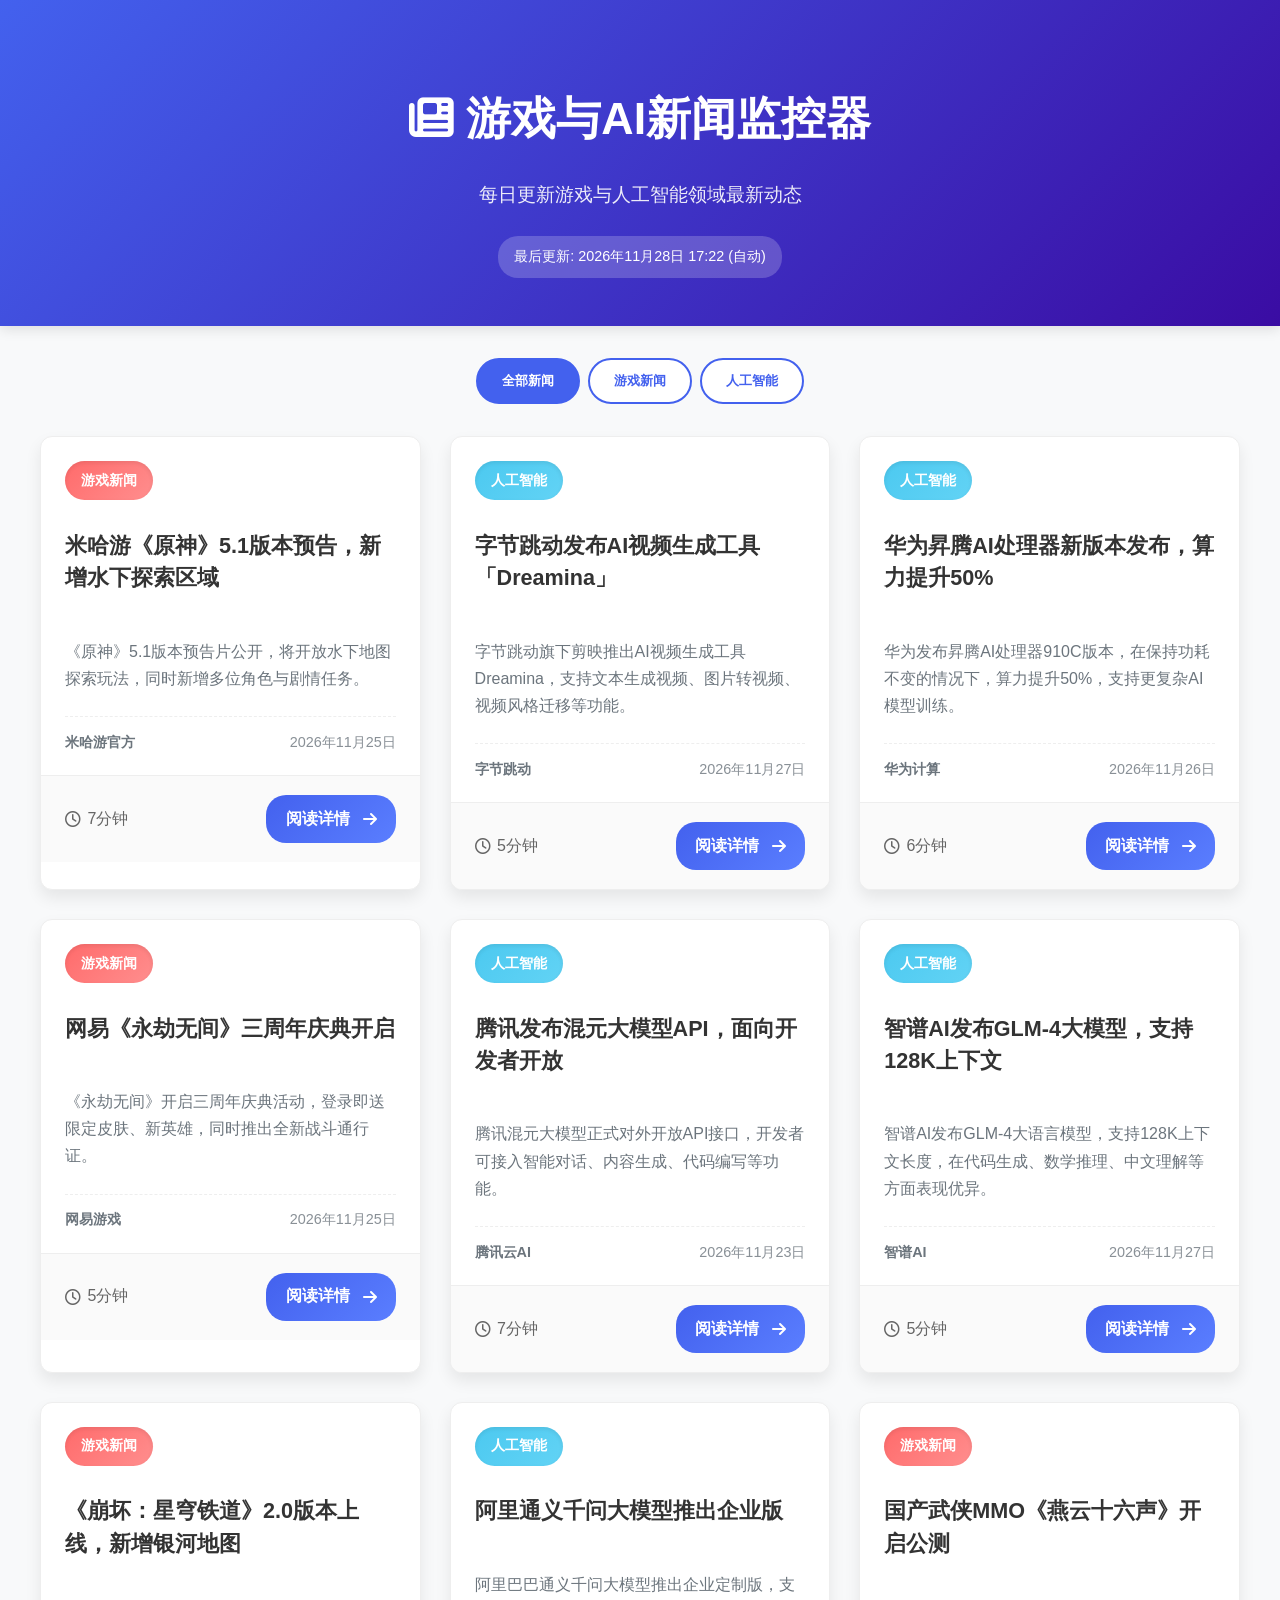
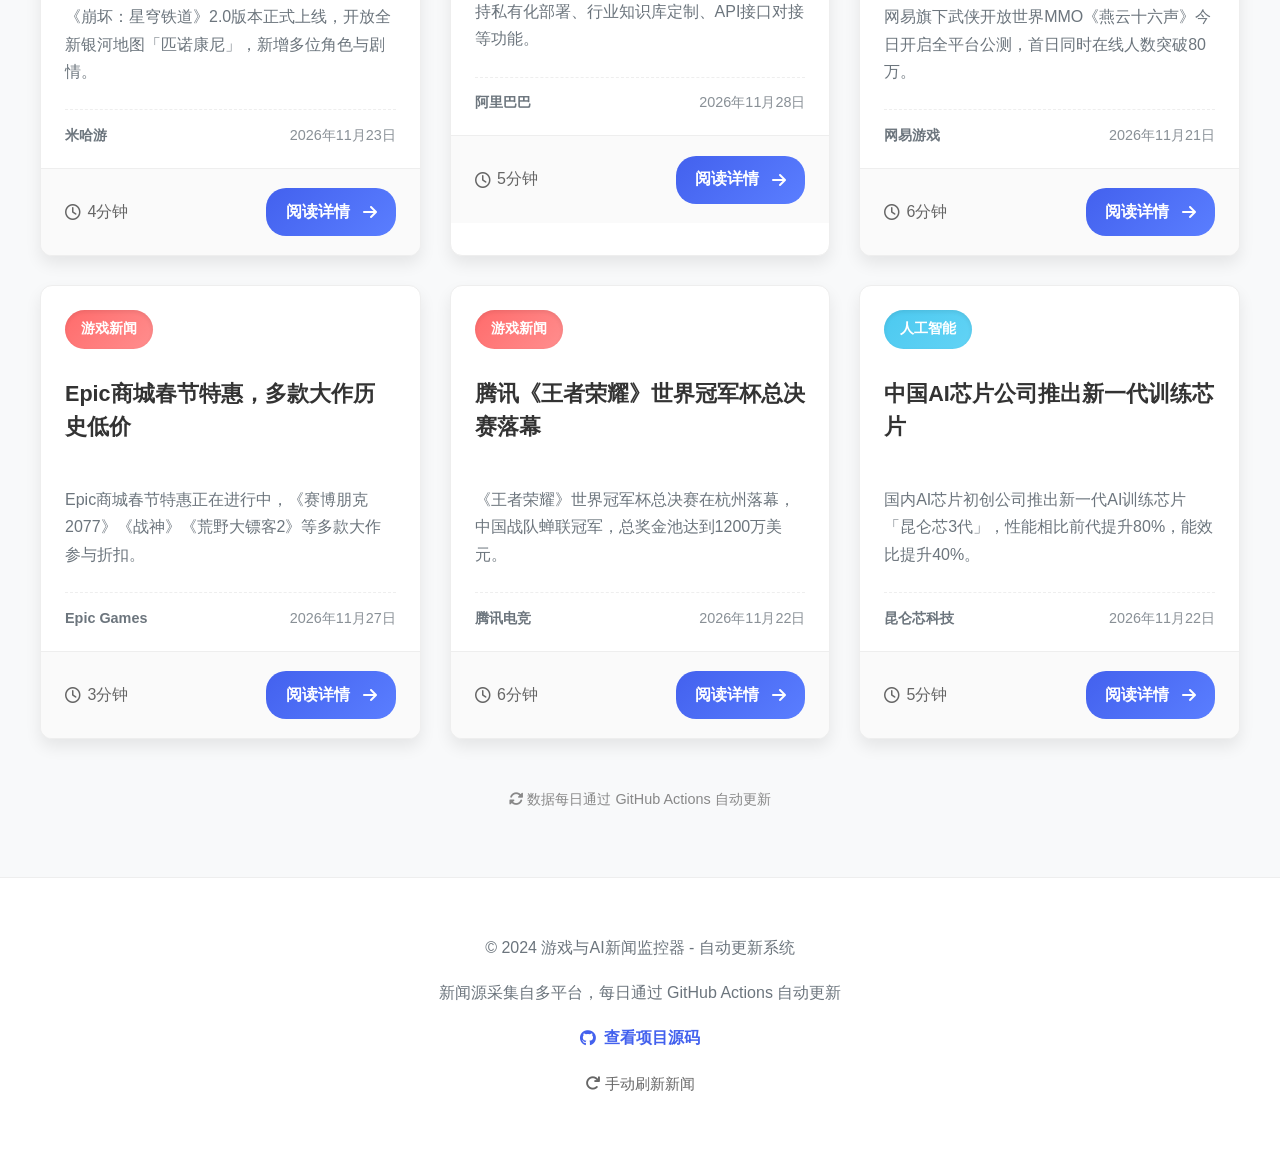
<file: index.html>
<!DOCTYPE html>
<html lang="zh-CN">
<head>
    <meta charset="UTF-8">
    <meta name="viewport" content="width=device-width, initial-scale=1.0">
    <title>游戏与AI新闻监控器</title>
    <link rel="stylesheet" href="styles.css">
    <link rel="stylesheet" href="https://cdnjs.cloudflare.com/ajax/libs/font-awesome/6.4.0/css/all.min.css">
    <style>
        :root {
            --primary-color: #4361ee;
            --secondary-color: #3a0ca3;
            --game-color: #ff6b6b;
            --ai-color: #4cc9f0;
            --bg-color: #f8f9fa;
            --card-color: #ffffff;
            --text-primary: #212529;
            --text-secondary: #6c757d;
        }

        body {
            font-family: 'Segoe UI', 'Microsoft YaHei', sans-serif;
            line-height: 1.8;
            color: var(--text-primary);
            background-color: var(--bg-color);
            margin: 0;
            padding: 0;
        }

        .container {
            max-width: 1200px;
            margin: 0 auto;
            padding: 0 20px;
        }

        header {
            background: linear-gradient(135deg, var(--primary-color), var(--secondary-color));
            color: white;
            padding: 3rem 0;
            text-align: center;
            margin-bottom: 2rem;
            box-shadow: 0 4px 12px rgba(0, 0, 0, 0.1);
        }

        h1 {
            font-size: 2.8rem;
            margin-bottom: 0.5rem;
            font-weight: 700;
        }

        .tagline {
            font-size: 1.2rem;
            opacity: 0.9;
            margin-bottom: 1.5rem;
        }

        .last-updated {
            background-color: rgba(255, 255, 255, 0.2);
            padding: 0.5rem 1rem;
            border-radius: 20px;
            display: inline-block;
            font-size: 0.9rem;
        }

        .category-tabs {
            display: flex;
            justify-content: center;
            flex-wrap: wrap;
            gap: 0.5rem;
            margin-bottom: 2rem;
        }

        .tab-button {
            background-color: white;
            border: 2px solid var(--primary-color);
            color: var(--primary-color);
            padding: 0.75rem 1.5rem;
            border-radius: 30px;
            font-weight: 600;
            cursor: pointer;
            transition: all 0.3s ease;
        }

        .tab-button:hover {
            background-color: var(--primary-color);
            color: white;
        }

        .tab-button.active {
            background-color: var(--primary-color);
            color: white;
        }

        .news-grid {
            display: grid;
            grid-template-columns: repeat(auto-fill, minmax(380px, 1fr));
            gap: 1.8rem;
            margin-bottom: 3rem;
        }

        .news-card {
            background-color: var(--card-color);
            border-radius: 12px;
            overflow: hidden;
            box-shadow: 0 8px 16px rgba(0, 0, 0, 0.08);
            transition: transform 0.3s ease, box-shadow 0.3s ease;
            border: 1px solid #eee;
        }

        .news-card:hover {
            transform: translateY(-6px);
            box-shadow: 0 14px 28px rgba(0, 0, 0, 0.12);
        }

        .card-header {
            padding: 1.5rem 1.5rem 0.5rem;
        }

        .card-category {
            display: inline-block;
            padding: 0.4rem 1rem;
            border-radius: 20px;
            font-size: 0.9rem;
            font-weight: 600;
            margin-bottom: 0.5rem;
            box-shadow: inset 0 2px 4px rgba(0, 0, 0, 0.08);
        }

        .category-game {
            background: linear-gradient(135deg, #ff6b6b, #ff8e8e);
            color: white;
        }

        .category-ai {
            background: linear-gradient(135deg, #4cc9f0, #62d3f5);
            color: white;
        }

        .card-title {
            font-size: 1.35rem;
            font-weight: 600;
            margin-bottom: 1.2rem;
            line-height: 1.5;
            color: #333;
        }

        .card-body {
            padding: 0 1.5rem 1.2rem;
        }

        .card-description {
            color: var(--text-secondary);
            margin-bottom: 1.5rem;
            line-height: 1.7;
            font-size: 1rem;
        }

        .card-meta {
            display: flex;
            justify-content: space-between;
            font-size: 0.9rem;
            color: var(--text-secondary);
            border-top: 1px dashed #eee;
            padding-top: 0.8rem;
        }

        .card-source {
            font-weight: 600;
        }

        .card-date {
            opacity: 0.8;
        }

        .card-footer {
            padding: 1.2rem 1.5rem;
            background-color: #fafafa;
            border-top: 1px solid #eee;
            display: flex;
            justify-content: space-between;
            align-items: center;
        }

        .reading-time {
            display: flex;
            align-items: center;
            gap: 0.4rem;
            color: #666;
        }

        .read-more {
            background: linear-gradient(135deg, var(--primary-color), #5a7eff);
            color: white;
            padding: 0.6rem 1.2rem;
            border-radius: 20px;
            text-decoration: none;
            font-weight: 600;
            transition: all 0.3s ease;
            display: flex;
            align-items: center;
            gap: 0.5rem;
        }

        .read-more:hover {
            background: linear-gradient(135deg, #3a0ca3, #4a5dff);
            box-shadow: 0 4px 8px rgba(0, 0, 0, 0.2);
        }

        .read-more i {
            transition: transform 0.3s ease;
        }

        .read-more:hover i {
            transform: translateX(3px);
        }

        .loading-spinner {
            text-align: center;
            padding: 4rem;
            font-size: 1.3rem;
            color: var(--text-secondary);
            grid-column: 1 / -1;
        }

        footer {
            text-align: center;
            padding: 2.5rem;
            background-color: white;
            margin-top: 4rem;
            border-top: 1px solid #eee;
            color: var(--text-secondary);
        }

        .github-link {
            color: var(--primary-color);
            text-decoration: none;
            font-weight: 600;
            display: inline-flex;
            align-items: center;
            gap: 0.5rem;
        }

        .github-link:hover {
            text-decoration: underline;
        }

        .update-info {
            margin-top: 1rem;
            font-size: 0.9rem;
            color: #888;
        }

        @media (max-width: 768px) {
            h1 {
                font-size: 2.2rem;
            }
            
            .news-grid {
                grid-template-columns: 1fr;
            }
            
            .tab-button {
                padding: 0.6rem 1.2rem;
            }
        }
    </style>
</head>
<body>
    <header>
        <div class="container">
            <h1><i class="fas fa-newspaper"></i> 游戏与AI新闻监控器</h1>
            <p class="tagline">每日更新游戏与人工智能领域最新动态</p>
            <div class="last-updated">最后更新: <span id="last-updated-time">加载中...</span></div>
        </div>
    </header>

    <main class="container">
        <div class="category-tabs">
            <button class="tab-button active" data-category="all">全部新闻</button>
            <button class="tab-button" data-category="game">游戏新闻</button>
            <button class="tab-button" data-category="ai">人工智能</button>
            <!--<button class="tab-button"><i class="fab fa-steam-square"></i> Steam资讯</button>
            <button class="tab-button"><i class="fab fa-tencent-weibo"></i> 腾讯动态</button>-->
        </div>

        <div id="news-container" class="news-grid">
            <div class="loading-spinner">
                <i class="fas fa-spinner fa-spin"></i> 正在加载最新新闻...
            </div>
        </div>
        
        <div class="update-info" style="text-align: center; font-size: 0.9rem; color: #888; margin-top: 1rem;">
            <i class="fas fa-sync-alt"></i> 数据每日通过 GitHub Actions 自动更新
        </div>
    </main>

    <footer>
        <div class="container">
            <p>© 2024 游戏与AI新闻监控器 - 自动更新系统</p>
            <p>新闻源采集自多平台，每日通过 GitHub Actions 自动更新</p>
            <p>
                <a href="https://github.com/ppqing/tricks" class="github-link" target="_blank">
                    <i class="fab fa-github"></i> 查看项目源码
                </a>
            </p>
            <p>
                <a href="#" id="update-news" onclick="refreshNews()" style="font-size: 0.95rem; color: #666; text-decoration: none;">
                    <i class="fas fa-redo"></i> 手动刷新新闻
                </a>
            </p>
        </div>
    </footer>

    <script src="script.js"></script>
    <script>
        function refreshNews() {
            const btn = document.getElementById('update-news');
            const original = btn.innerHTML;
            btn.innerHTML = '<i class="fas fa-spinner fa-spin"></i> 刷新中...';
            alert('新闻刷新需等待下一次 GitHub Actions 自动更新。');
            setTimeout(() => btn.innerHTML = original, 1500);
        }
        
        // 显示当前时间
        document.addEventListener('DOMContentLoaded', function() {
            const lastUpdated = document.getElementById('last-updated-time');
            if (lastUpdated) {
                lastUpdated.textContent = new Date().toLocaleString('zh-CN');
            }
        });
    </script>
</body>
</html>
</file>
<file: styles.css>
/* Additional styles for Game & AI News Monitor */

/* Enhancements for better visual appeal */
.news-card {
    border: 1px solid #e9ecef;
    transition: all 0.3s cubic-bezier(0.25, 0.8, 0.25, 1);
}

.news-card:hover {
    border-color: #4361ee;
}

.card-title {
    color: #212529;
}

.card-title:hover {
    color: #4361ee;
}

.read-more i {
    margin-left: 5px;
    transition: transform 0.3s ease;
}

.read-more:hover i {
    transform: translateX(3px);
}

/* Animation for loading */
@keyframes spin {
    0% { transform: rotate(0deg); }
    100% { transform: rotate(360deg); }
}

.fa-spinner {
    animation: spin 1s linear infinite;
}

/* Responsive improvements */
@media (max-width: 576px) {
    header {
        padding: 2rem 0;
    }
    
    h1 {
        font-size: 1.8rem;
    }
    
    .tagline {
        font-size: 1rem;
    }
    
    .tab-button {
        padding: 0.5rem 1rem;
        font-size: 0.9rem;
    }
}

/* Color theme variations based on category */
.news-card[data-category="game"] .card-category {
    background: linear-gradient(135deg, #ff6b6b, #ff8e8e);
    color: white;
}

.news-card[data-category="ai"] .card-category {
    background: linear-gradient(135deg, #4cc9f0, #62d3f5);
    color: white;
}

/* GitHub corner ribbon */
.github-corner {
    position: fixed;
    top: 0;
    right: 0;
    z-index: 1000;
}

.github-corner svg {
    fill: #151513;
    color: #fff;
}

.github-corner:hover .octo-arm {
    animation: octocat-wave 560ms ease-in-out;
}

@keyframes octocat-wave {
    0%, 100% { transform: rotate(0); }
    20%, 60% { transform: rotate(-25deg); }
    40%, 80% { transform: rotate(10deg); }
}

@media (max-width: 500px) {
    .github-corner:hover .octo-arm { animation: none; }
    .github-corner .octo-arm { animation: octocat-wave 560ms ease-in-out; }
}
</file>
